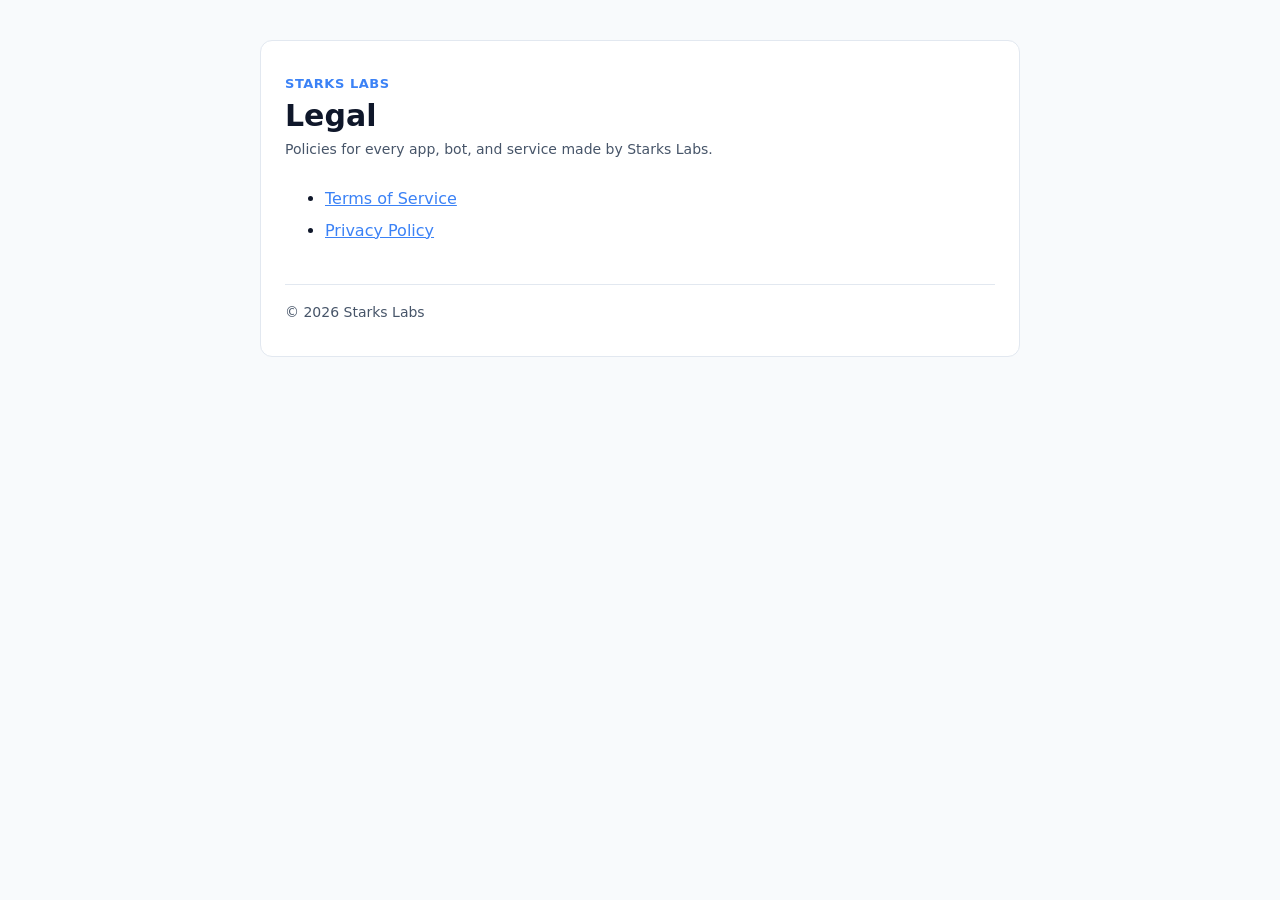
<file: index.html>
<!doctype html>
<html lang="en">
<head>
<meta charset="utf-8">
<meta name="viewport" content="width=device-width, initial-scale=1">
<title>Starks Labs Legal</title>
<link rel="stylesheet" href="style.css">
</head>
<body>
<main>
  <div class="brand">Starks Labs</div>
  <h1>Legal</h1>
  <p class="meta">Policies for every app, bot, and service made by Starks Labs.</p>
  <ul>
    <li><a href="terms/">Terms of Service</a></li>
    <li><a href="privacy/">Privacy Policy</a></li>
  </ul>
  <footer>&copy; 2026 Starks Labs</footer>
</main>
</body>
</html>
</file>
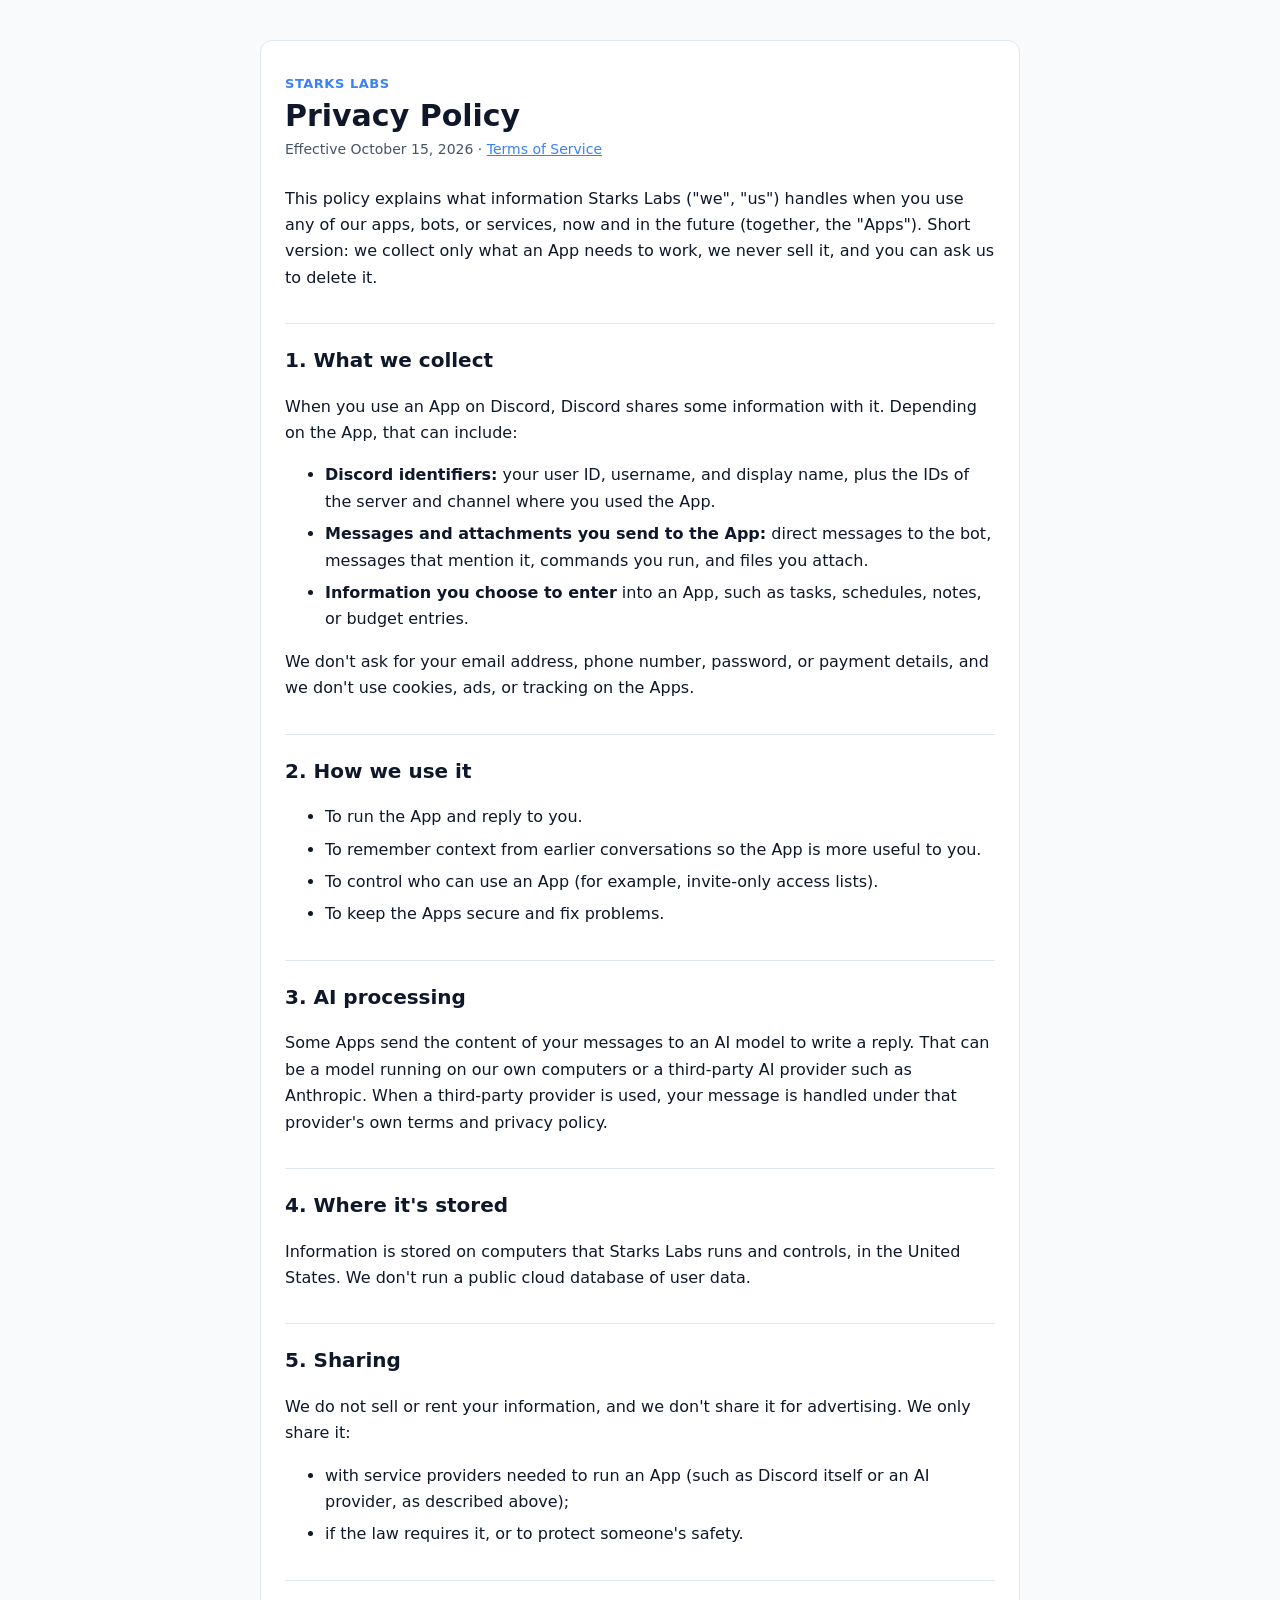
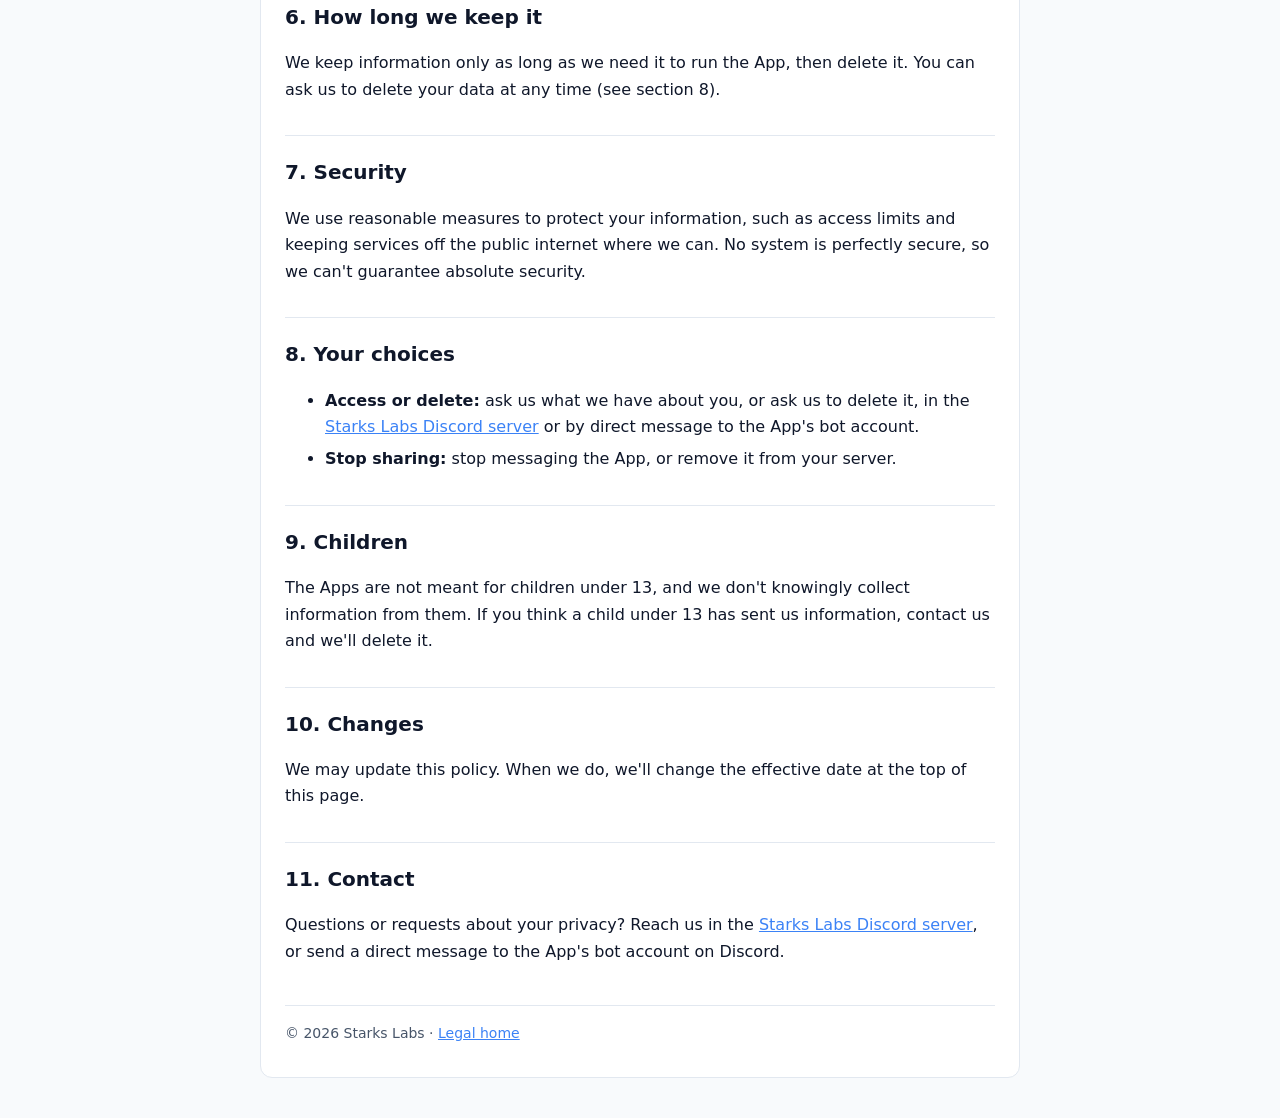
<file: privacy/index.html>
<!doctype html>
<html lang="en">
<head>
<meta charset="utf-8">
<meta name="viewport" content="width=device-width, initial-scale=1">
<title>Privacy Policy</title>
<link rel="stylesheet" href="../style.css">
</head>
<body>
<main>
  <div class="brand">Starks Labs</div>
  <h1>Privacy Policy</h1>
  <p class="meta">Effective October 15, 2026 &middot; <a href="../terms/">Terms of Service</a></p>

  <p>This policy explains what information Starks Labs ("we", "us") handles when you use any of our apps, bots, or services, now and in the future (together, the "Apps"). Short version: we collect only what an App needs to work, we never sell it, and you can ask us to delete it.</p>

  <h2>1. What we collect</h2>
  <p>When you use an App on Discord, Discord shares some information with it. Depending on the App, that can include:</p>
  <ul>
    <li><strong>Discord identifiers:</strong> your user ID, username, and display name, plus the IDs of the server and channel where you used the App.</li>
    <li><strong>Messages and attachments you send to the App:</strong> direct messages to the bot, messages that mention it, commands you run, and files you attach.</li>
    <li><strong>Information you choose to enter</strong> into an App, such as tasks, schedules, notes, or budget entries.</li>
  </ul>
  <p>We don't ask for your email address, phone number, password, or payment details, and we don't use cookies, ads, or tracking on the Apps.</p>

  <h2>2. How we use it</h2>
  <ul>
    <li>To run the App and reply to you.</li>
    <li>To remember context from earlier conversations so the App is more useful to you.</li>
    <li>To control who can use an App (for example, invite-only access lists).</li>
    <li>To keep the Apps secure and fix problems.</li>
  </ul>

  <h2>3. AI processing</h2>
  <p>Some Apps send the content of your messages to an AI model to write a reply. That can be a model running on our own computers or a third-party AI provider such as Anthropic. When a third-party provider is used, your message is handled under that provider's own terms and privacy policy.</p>

  <h2>4. Where it's stored</h2>
  <p>Information is stored on computers that Starks Labs runs and controls, in the United States. We don't run a public cloud database of user data.</p>

  <h2>5. Sharing</h2>
  <p>We do not sell or rent your information, and we don't share it for advertising. We only share it:</p>
  <ul>
    <li>with service providers needed to run an App (such as Discord itself or an AI provider, as described above);</li>
    <li>if the law requires it, or to protect someone's safety.</li>
  </ul>

  <h2>6. How long we keep it</h2>
  <p>We keep information only as long as we need it to run the App, then delete it. You can ask us to delete your data at any time (see section 8).</p>

  <h2>7. Security</h2>
  <p>We use reasonable measures to protect your information, such as access limits and keeping services off the public internet where we can. No system is perfectly secure, so we can't guarantee absolute security.</p>

  <h2>8. Your choices</h2>
  <ul>
    <li><strong>Access or delete:</strong> ask us what we have about you, or ask us to delete it, in the <a href="https://discord.gg/NRKfWAXNNZ">Starks Labs Discord server</a> or by direct message to the App's bot account.</li>
    <li><strong>Stop sharing:</strong> stop messaging the App, or remove it from your server.</li>
  </ul>

  <h2>9. Children</h2>
  <p>The Apps are not meant for children under 13, and we don't knowingly collect information from them. If you think a child under 13 has sent us information, contact us and we'll delete it.</p>

  <h2>10. Changes</h2>
  <p>We may update this policy. When we do, we'll change the effective date at the top of this page.</p>

  <h2>11. Contact</h2>
  <p>Questions or requests about your privacy? Reach us in the <a href="https://discord.gg/NRKfWAXNNZ">Starks Labs Discord server</a>, or send a direct message to the App's bot account on Discord.</p>

  <footer>&copy; 2026 Starks Labs &middot; <a href="../">Legal home</a></footer>
</main>
</body>
</html>
</file>
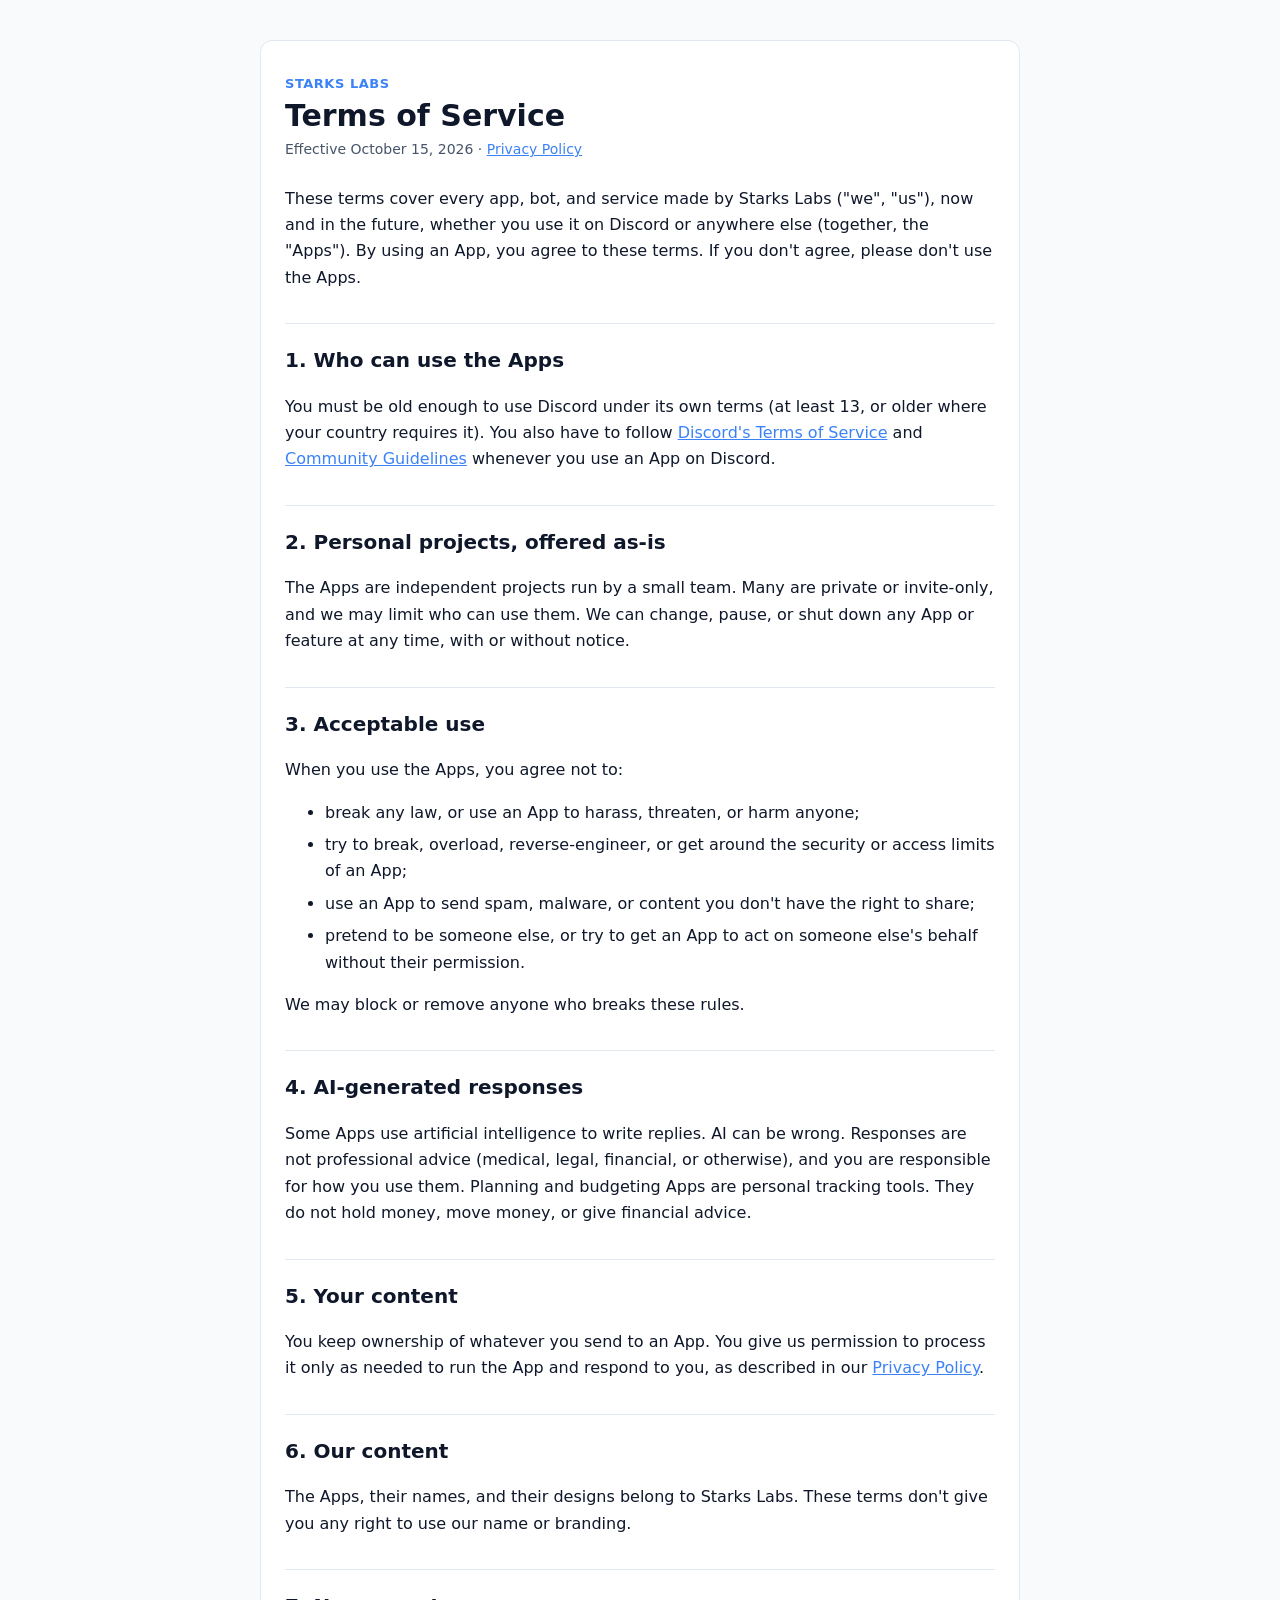
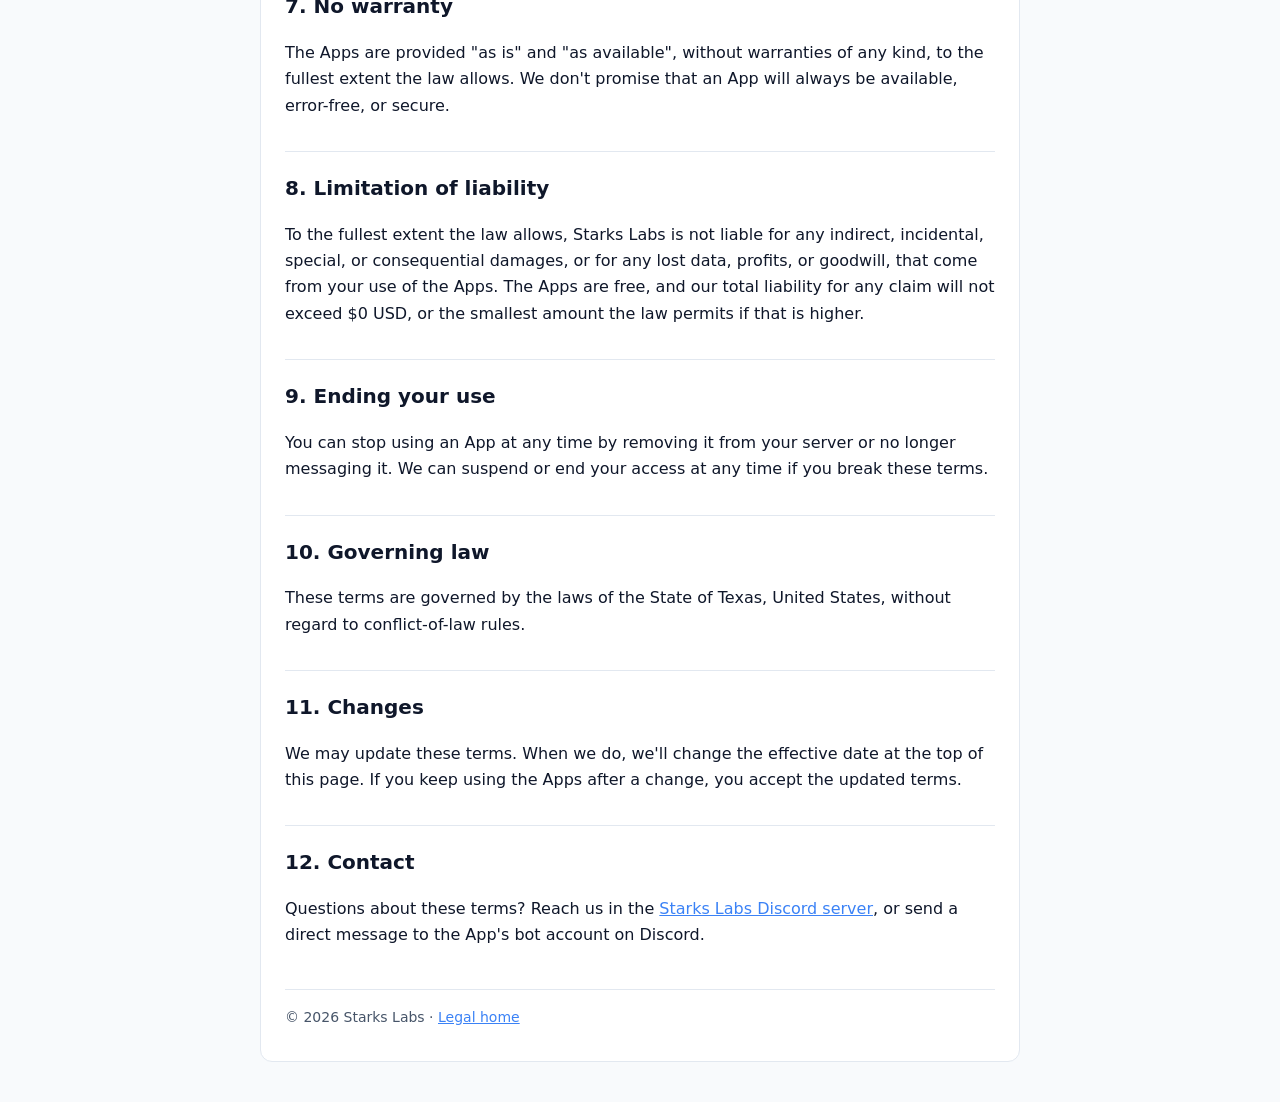
<file: terms/index.html>
<!doctype html>
<html lang="en">
<head>
<meta charset="utf-8">
<meta name="viewport" content="width=device-width, initial-scale=1">
<title>Terms of Service</title>
<link rel="stylesheet" href="../style.css">
</head>
<body>
<main>
  <div class="brand">Starks Labs</div>
  <h1>Terms of Service</h1>
  <p class="meta">Effective October 15, 2026 &middot; <a href="../privacy/">Privacy Policy</a></p>

  <p>These terms cover every app, bot, and service made by Starks Labs ("we", "us"), now and in the future, whether you use it on Discord or anywhere else (together, the "Apps"). By using an App, you agree to these terms. If you don't agree, please don't use the Apps.</p>

  <h2>1. Who can use the Apps</h2>
  <p>You must be old enough to use Discord under its own terms (at least 13, or older where your country requires it). You also have to follow <a href="https://discord.com/terms">Discord's Terms of Service</a> and <a href="https://discord.com/guidelines">Community Guidelines</a> whenever you use an App on Discord.</p>

  <h2>2. Personal projects, offered as-is</h2>
  <p>The Apps are independent projects run by a small team. Many are private or invite-only, and we may limit who can use them. We can change, pause, or shut down any App or feature at any time, with or without notice.</p>

  <h2>3. Acceptable use</h2>
  <p>When you use the Apps, you agree not to:</p>
  <ul>
    <li>break any law, or use an App to harass, threaten, or harm anyone;</li>
    <li>try to break, overload, reverse-engineer, or get around the security or access limits of an App;</li>
    <li>use an App to send spam, malware, or content you don't have the right to share;</li>
    <li>pretend to be someone else, or try to get an App to act on someone else's behalf without their permission.</li>
  </ul>
  <p>We may block or remove anyone who breaks these rules.</p>

  <h2>4. AI-generated responses</h2>
  <p>Some Apps use artificial intelligence to write replies. AI can be wrong. Responses are not professional advice (medical, legal, financial, or otherwise), and you are responsible for how you use them. Planning and budgeting Apps are personal tracking tools. They do not hold money, move money, or give financial advice.</p>

  <h2>5. Your content</h2>
  <p>You keep ownership of whatever you send to an App. You give us permission to process it only as needed to run the App and respond to you, as described in our <a href="../privacy/">Privacy Policy</a>.</p>

  <h2>6. Our content</h2>
  <p>The Apps, their names, and their designs belong to Starks Labs. These terms don't give you any right to use our name or branding.</p>

  <h2>7. No warranty</h2>
  <p>The Apps are provided "as is" and "as available", without warranties of any kind, to the fullest extent the law allows. We don't promise that an App will always be available, error-free, or secure.</p>

  <h2>8. Limitation of liability</h2>
  <p>To the fullest extent the law allows, Starks Labs is not liable for any indirect, incidental, special, or consequential damages, or for any lost data, profits, or goodwill, that come from your use of the Apps. The Apps are free, and our total liability for any claim will not exceed $0 USD, or the smallest amount the law permits if that is higher.</p>

  <h2>9. Ending your use</h2>
  <p>You can stop using an App at any time by removing it from your server or no longer messaging it. We can suspend or end your access at any time if you break these terms.</p>

  <h2>10. Governing law</h2>
  <p>These terms are governed by the laws of the State of Texas, United States, without regard to conflict-of-law rules.</p>

  <h2>11. Changes</h2>
  <p>We may update these terms. When we do, we'll change the effective date at the top of this page. If you keep using the Apps after a change, you accept the updated terms.</p>

  <h2>12. Contact</h2>
  <p>Questions about these terms? Reach us in the <a href="https://discord.gg/NRKfWAXNNZ">Starks Labs Discord server</a>, or send a direct message to the App's bot account on Discord.</p>

  <footer>&copy; 2026 Starks Labs &middot; <a href="../">Legal home</a></footer>
</main>
</body>
</html>
</file>
<file: style.css>
:root {
  --bg: #f8fafc;
  --card: #ffffff;
  --text: #0f172a;
  --muted: #475569;
  --accent: #3b82f6;
  --rule: #e2e8f0;
}
@media (prefers-color-scheme: dark) {
  :root {
    --bg: #0b1120;
    --card: #111827;
    --text: #e5e7eb;
    --muted: #94a3b8;
    --accent: #60a5fa;
    --rule: #1f2937;
  }
}
* { box-sizing: border-box; }
body {
  margin: 0;
  background: var(--bg);
  color: var(--text);
  font: 16px/1.65 system-ui, -apple-system, "Segoe UI", Roboto, sans-serif;
}
main {
  max-width: 760px;
  margin: 40px auto;
  padding: 32px 24px;
  background: var(--card);
  border: 1px solid var(--rule);
  border-radius: 12px;
}
@media (max-width: 640px) {
  main { margin: 0; border: 0; border-radius: 0; padding: 24px 16px; }
}
.brand { color: var(--accent); font-weight: 700; letter-spacing: .04em; text-transform: uppercase; font-size: 13px; }
h1 { margin: 4px 0 4px; font-size: 30px; line-height: 1.2; }
h2 { margin-top: 32px; font-size: 20px; border-top: 1px solid var(--rule); padding-top: 20px; }
.meta { color: var(--muted); font-size: 14px; margin: 0 0 24px; }
a { color: var(--accent); }
li { margin: 6px 0; }
footer { margin-top: 40px; color: var(--muted); font-size: 14px; border-top: 1px solid var(--rule); padding-top: 16px; }
</file>
